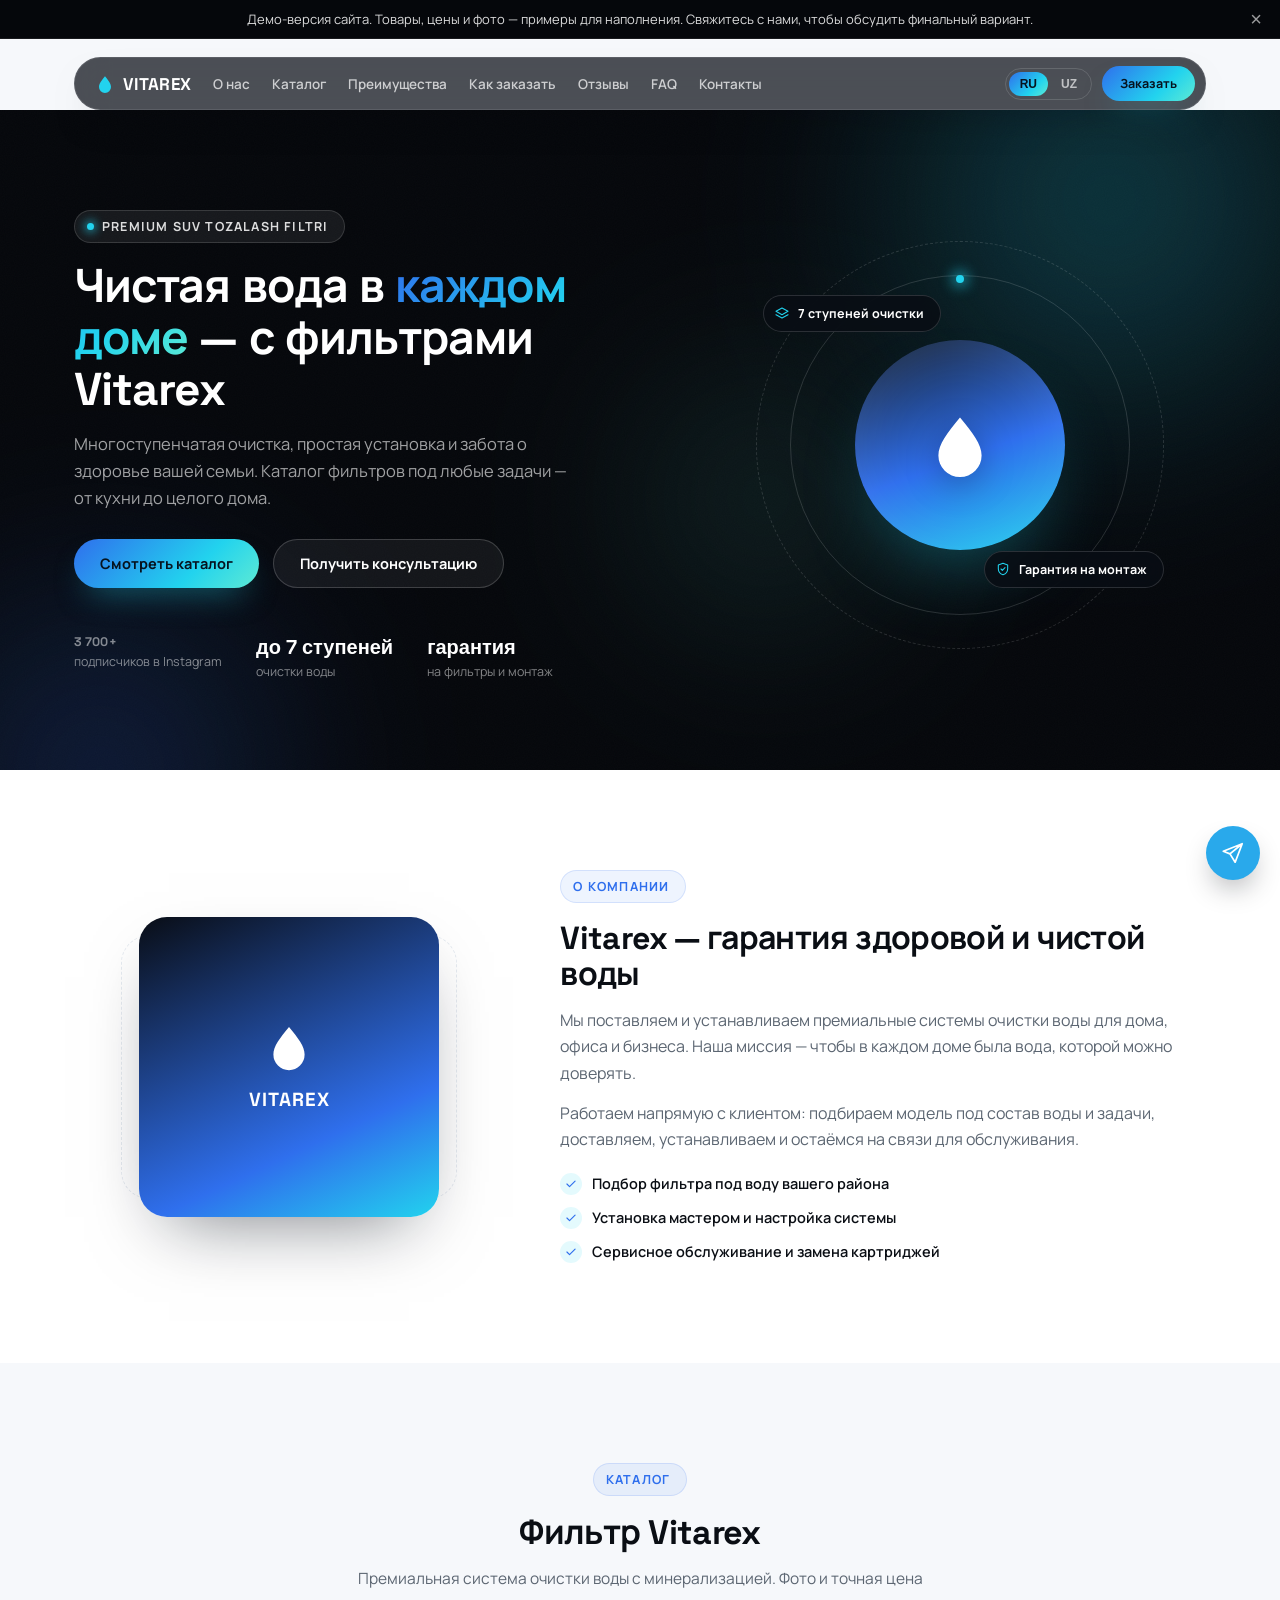
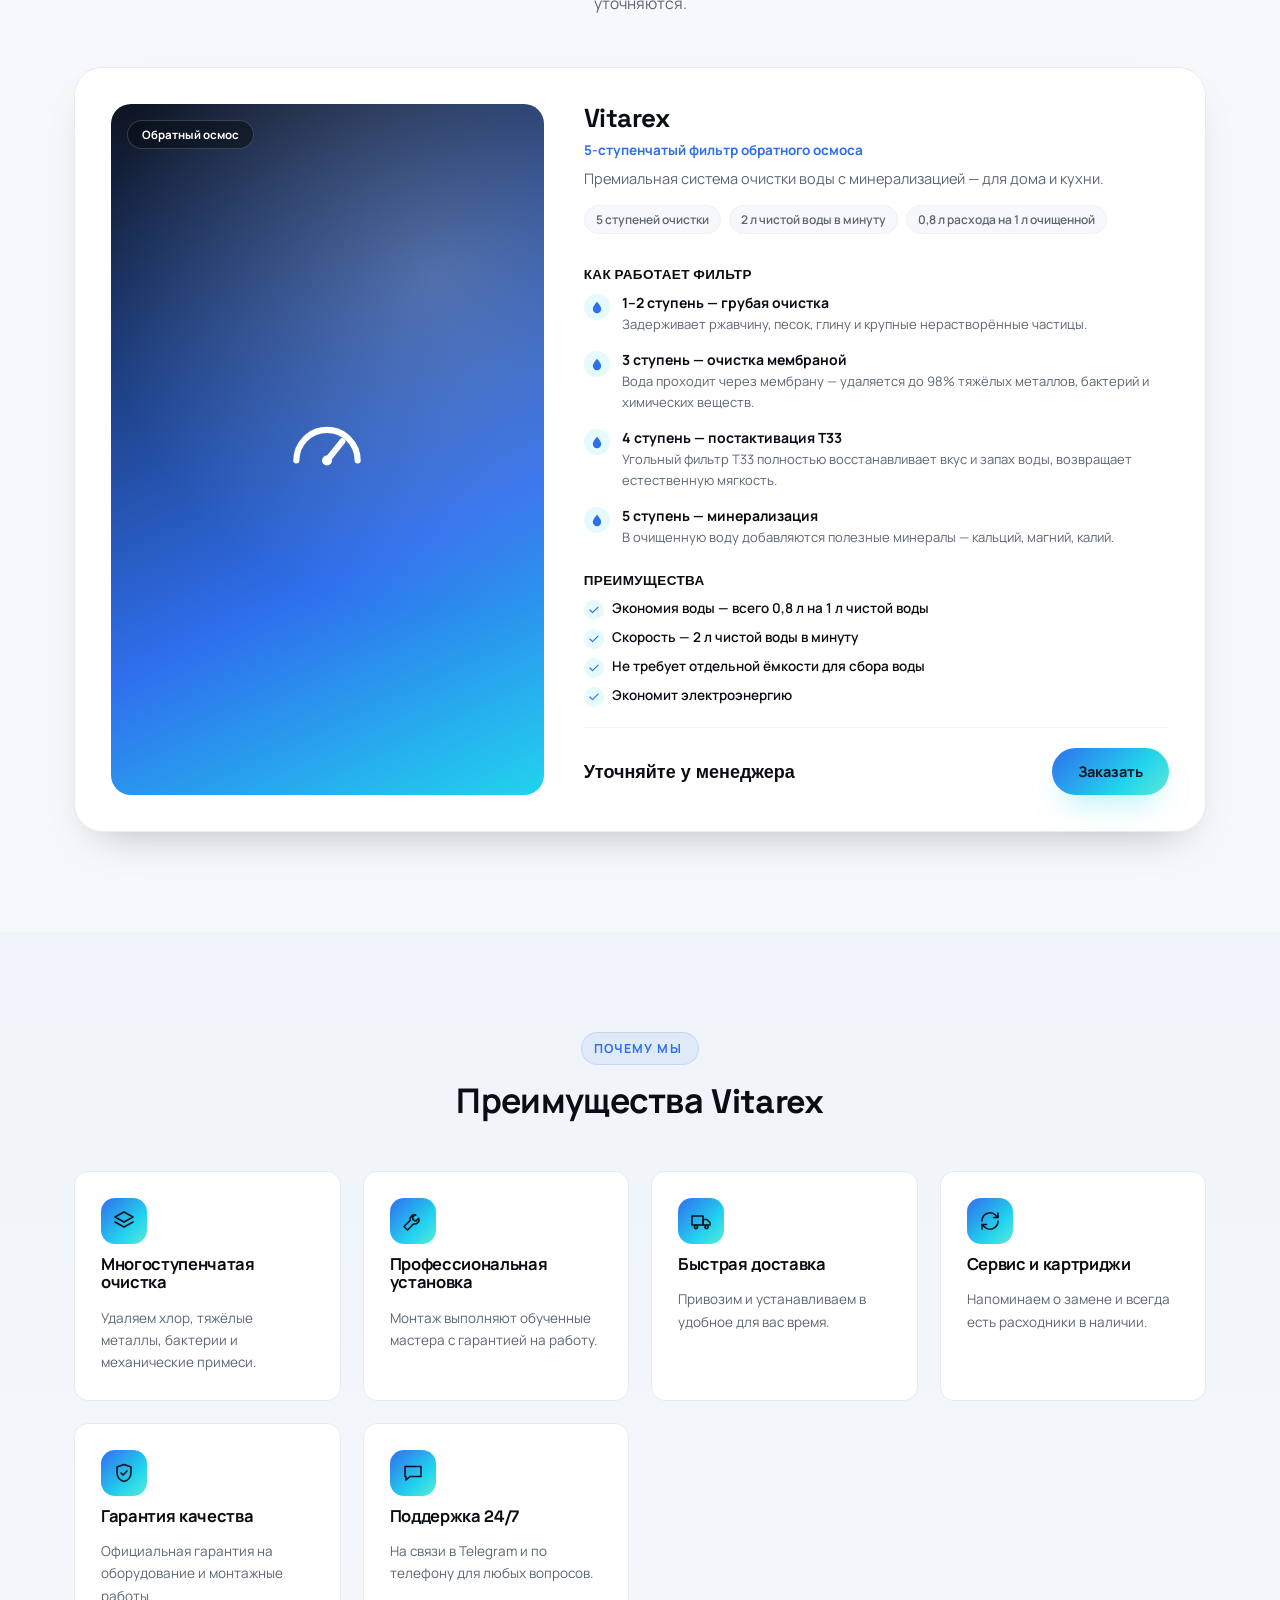
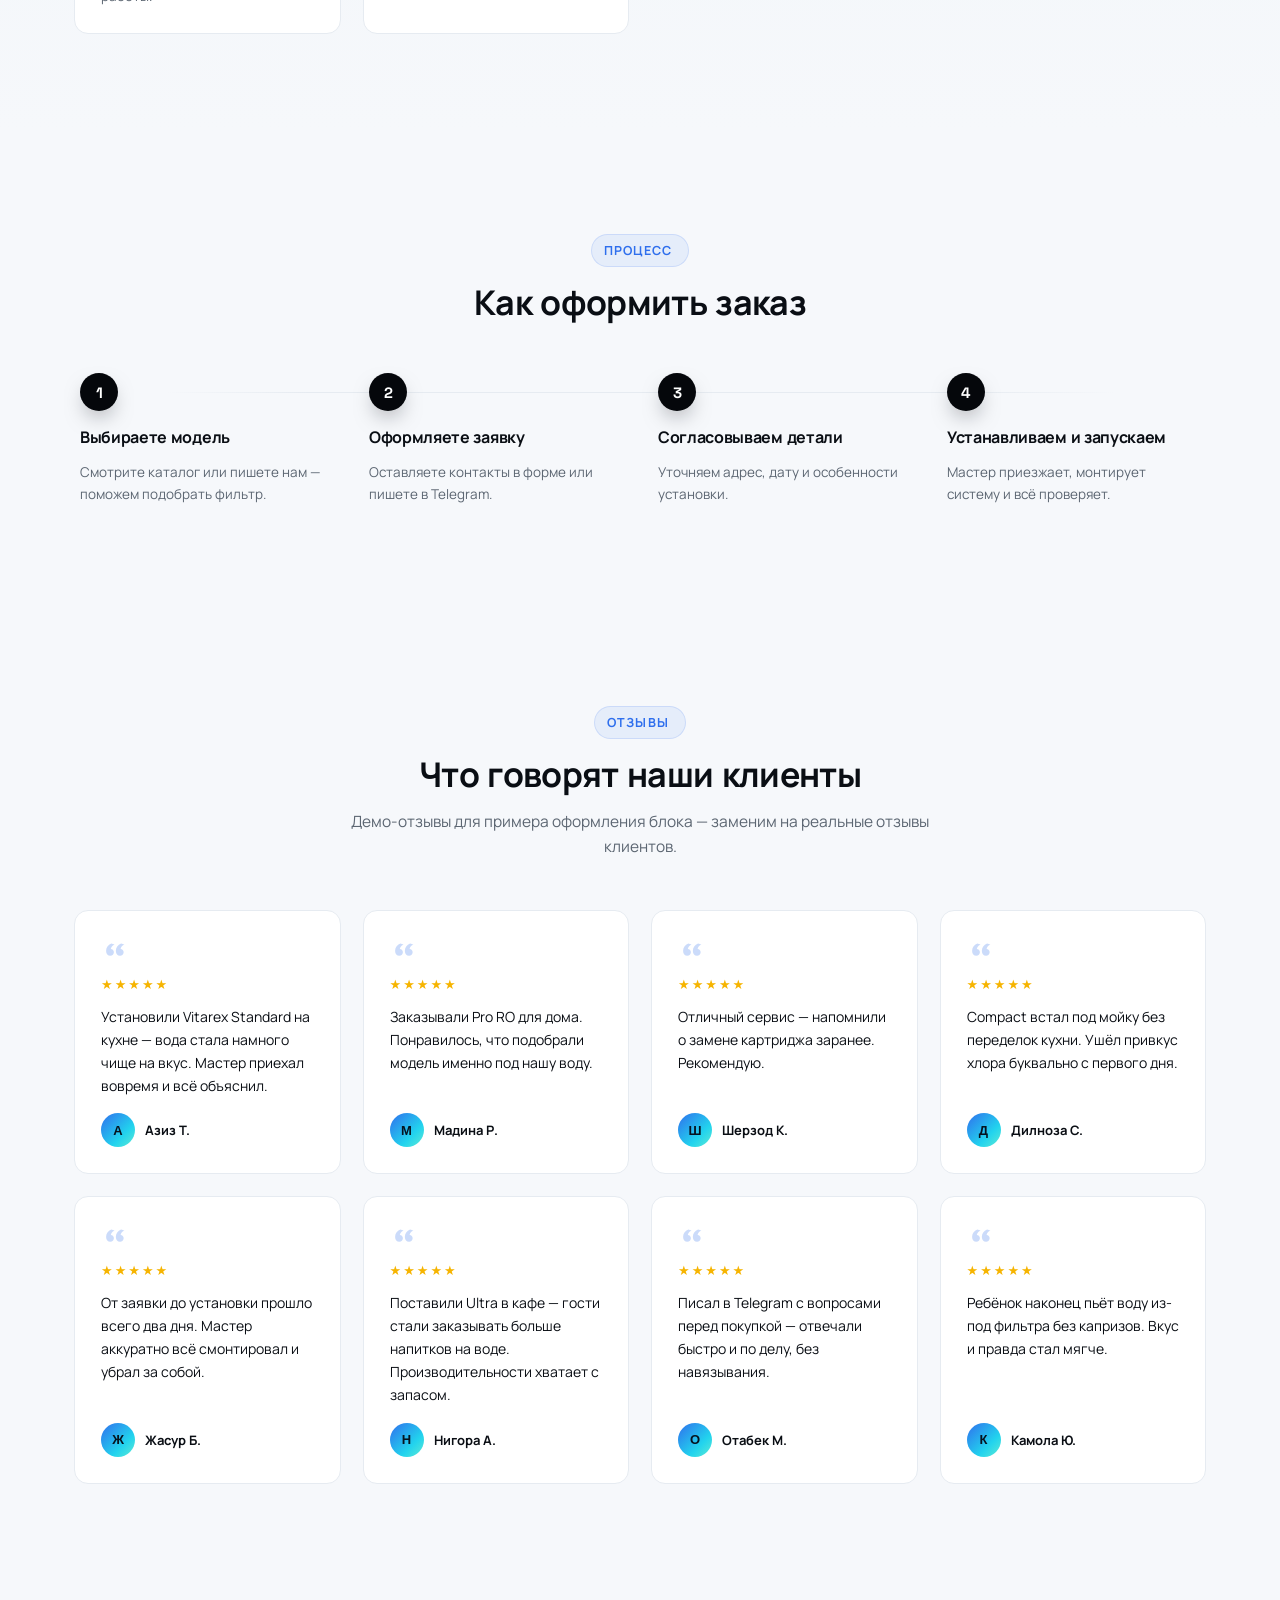
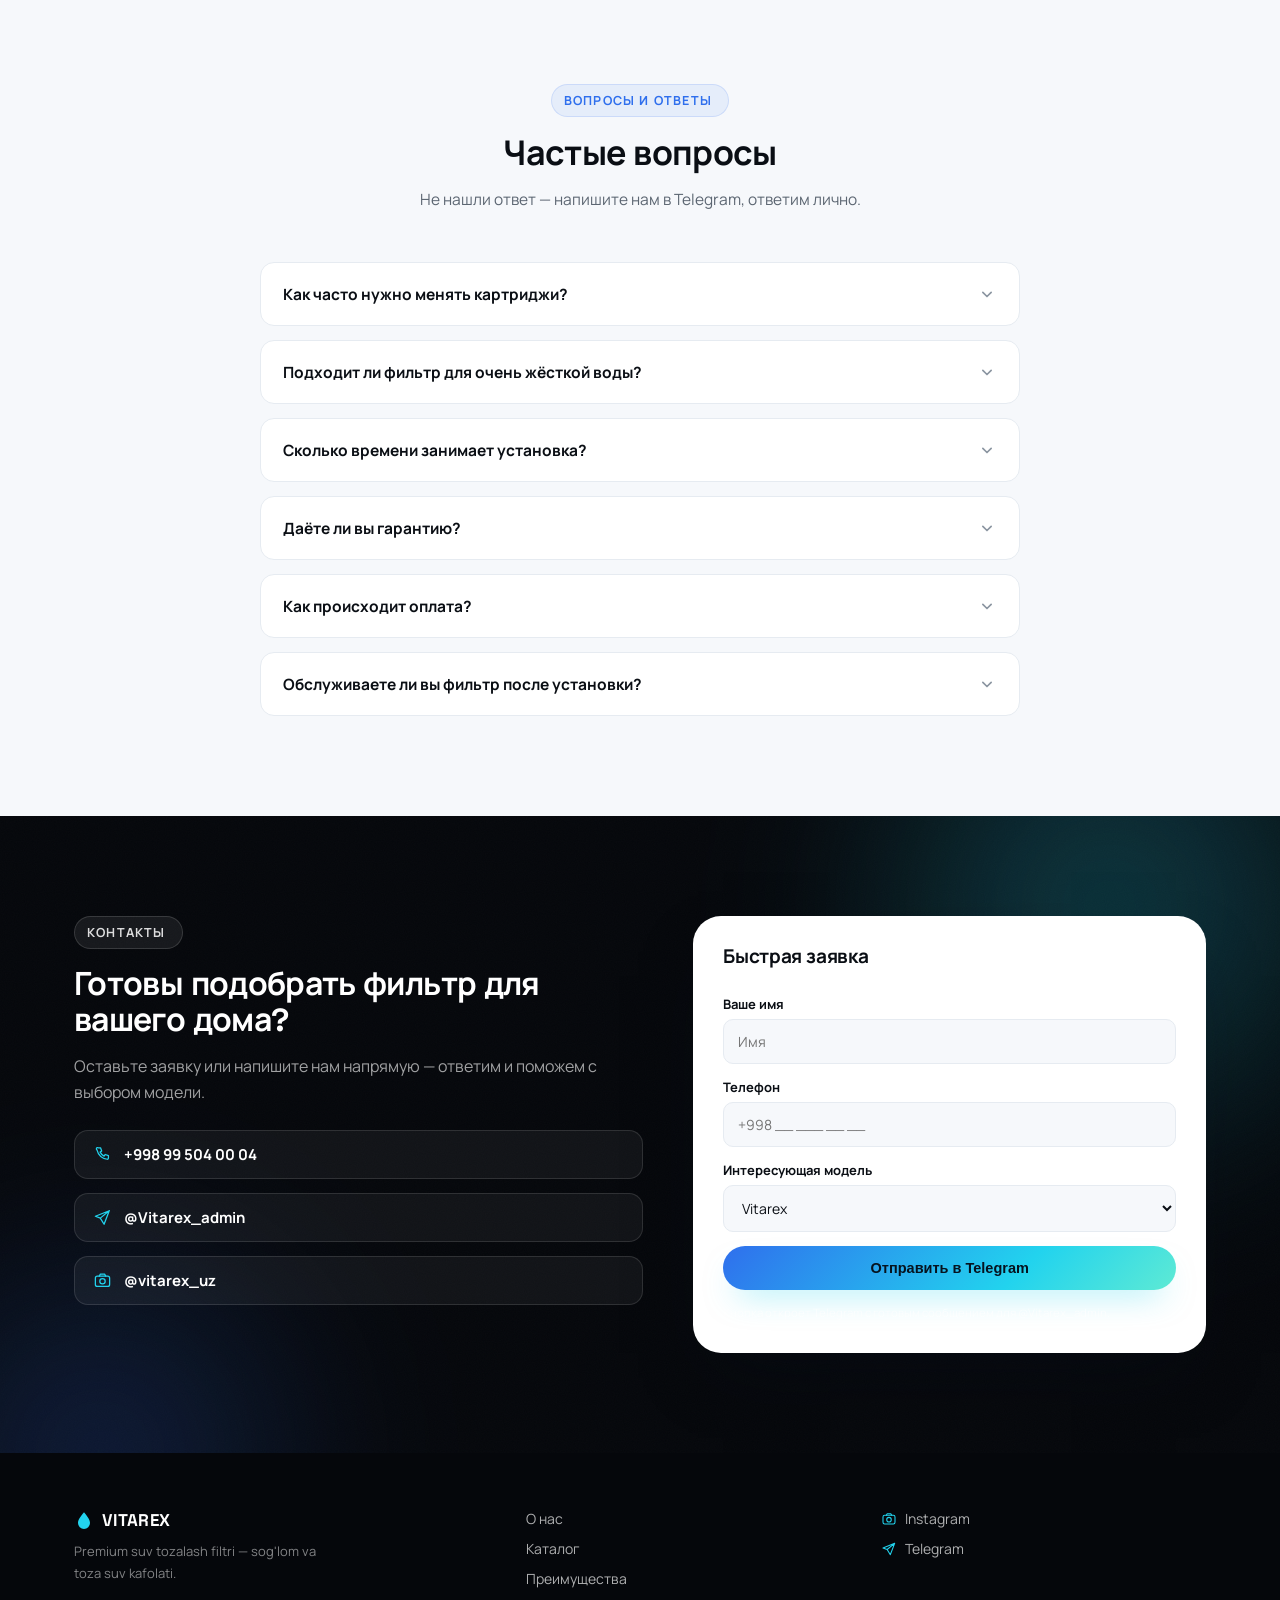
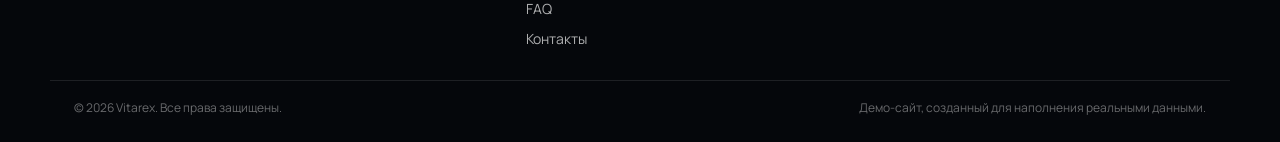
<file: index.html>
<!DOCTYPE html>
<html lang="ru">
<head>
<meta charset="UTF-8">
<meta name="viewport" content="width=device-width, initial-scale=1.0">
<title>Vitarex — премиальные фильтры для очистки воды</title>
<meta name="description" content="Vitarex — премиальные фильтры для очистки воды в Узбекистане. Подбор модели, доставка, установка и сервисное обслуживание для дома и бизнеса.">
<meta name="robots" content="index, follow">
<meta name="theme-color" content="#05070b">
<link rel="canonical" href="https://vitarex.uz/"><!-- TODO: заменить на реальный домен после покупки -->

<!-- Open Graph -->
<meta property="og:type" content="website">
<meta property="og:site_name" content="Vitarex">
<meta property="og:title" content="Vitarex — премиальные фильтры для очистки воды">
<meta property="og:description" content="Подбор, доставка и установка премиальных фильтров для очистки воды. Гарантия и сервис для дома и бизнеса в Узбекистане.">
<meta property="og:image" content="https://vitarex.uz/assets/og-image.png"><!-- TODO: обновить домен -->
<meta property="og:image:width" content="1200">
<meta property="og:image:height" content="630">
<meta property="og:url" content="https://vitarex.uz/"><!-- TODO: обновить домен -->
<meta property="og:locale" content="ru_RU">
<meta property="og:locale:alternate" content="uz_UZ">

<!-- Twitter Card -->
<meta name="twitter:card" content="summary_large_image">
<meta name="twitter:title" content="Vitarex — премиальные фильтры для очистки воды">
<meta name="twitter:description" content="Подбор, доставка и установка премиальных фильтров для очистки воды в Узбекистане.">
<meta name="twitter:image" content="https://vitarex.uz/assets/og-image.png"><!-- TODO: обновить домен -->

<!-- Favicons -->
<link rel="icon" type="image/svg+xml" href="assets/favicon.svg">
<link rel="icon" type="image/png" sizes="32x32" href="assets/icon-32.png">
<link rel="apple-touch-icon" sizes="180x180" href="assets/icon-180.png">
<link rel="manifest" href="site.webmanifest">

<link rel="preconnect" href="https://fonts.googleapis.com">
<link rel="preconnect" href="https://fonts.gstatic.com" crossorigin>
<link href="https://fonts.googleapis.com/css2?family=Space+Grotesk:wght@500;600;700&family=Manrope:wght@400;500;600;700;800&display=swap" rel="stylesheet">
<link rel="stylesheet" href="styles.css">
</head>
<body>

<div class="demo-banner" id="demoBanner">
  <span data-i18n="demo_banner">Демо-версия сайта. Товары, цены и фото — примеры для наполнения. Свяжитесь с нами, чтобы обсудить финальный вариант.</span>
  <button class="demo-banner__close" id="demoBannerClose" aria-label="Закрыть">&times;</button>
</div>

<header class="site-header" id="siteHeader">
  <div class="container header-shell">
    <div class="nav-pill">
      <a href="#top" class="brand">
        <span class="brand__logo" data-icon="dropFill"></span>
        <span class="brand__name">VITAREX</span>
      </a>

      <nav class="nav" id="mainNav">
        <a href="#about" data-i18n="nav_about">О нас</a>
        <a href="#catalog" data-i18n="nav_catalog">Каталог</a>
        <a href="#advantages" data-i18n="nav_advantages">Преимущества</a>
        <a href="#steps" data-i18n="nav_steps">Как заказать</a>
        <a href="#reviews" data-i18n="nav_reviews">Отзывы</a>
        <a href="#faq" data-i18n="nav_faq">FAQ</a>
        <a href="#contacts" data-i18n="nav_contacts">Контакты</a>
      </nav>

      <div class="header-actions">
        <div class="lang-switch" role="group" aria-label="Language">
          <button type="button" class="lang-btn" data-lang="ru">RU</button>
          <button type="button" class="lang-btn" data-lang="uz">UZ</button>
        </div>
        <a class="btn btn--primary btn--sm" id="headerCta" href="#contacts" data-i18n="header_cta">Заказать</a>
        <button class="burger" id="burgerBtn" aria-label="Menu"><span></span><span></span><span></span></button>
      </div>
    </div>
    <nav class="nav-mobile" id="mainNavMobile">
      <a href="#about" data-i18n="nav_about">О нас</a>
      <a href="#catalog" data-i18n="nav_catalog">Каталог</a>
      <a href="#advantages" data-i18n="nav_advantages">Преимущества</a>
      <a href="#steps" data-i18n="nav_steps">Как заказать</a>
      <a href="#reviews" data-i18n="nav_reviews">Отзывы</a>
      <a href="#faq" data-i18n="nav_faq">FAQ</a>
      <a href="#contacts" data-i18n="nav_contacts">Контакты</a>
    </nav>
  </div>
</header>

<main id="top">

  <section class="hero">
    <div class="hero__bg" aria-hidden="true">
      <div class="mesh mesh--1"></div>
      <div class="mesh mesh--2"></div>
      <div class="mesh mesh--3"></div>
      <div class="grain"></div>
    </div>
    <div class="container hero__inner">
      <div class="hero__text">
        <span class="eyebrow"><i class="eyebrow__dot"></i><span data-i18n="hero_eyebrow">Premium suv tozalash filtri</span></span>
        <h1 data-i18n-html="hero_title_html">Чистая вода в <em>каждом доме</em> — с фильтрами Vitarex</h1>
        <p class="hero__sub" data-i18n="hero_sub">Многоступенчатая очистка, простая установка и забота о здоровье вашей семьи. Каталог фильтров под любые задачи — от кухни до целого дома.</p>
        <div class="hero__cta">
          <a href="#catalog" class="btn btn--primary" data-i18n="hero_cta_catalog">Смотреть каталог</a>
          <a href="#contacts" class="btn btn--ghost" data-i18n="hero_cta_contact">Получить консультацию</a>
        </div>
        <div class="hero__stats">
          <div class="stat">
            <strong class="stat__value"><span data-count="3700">0</span><span class="stat__plus">+</span></strong>
            <span data-i18n="stat_followers">подписчиков в Instagram</span>
          </div>
          <div class="stat">
            <strong data-i18n="stat_steps_value">до 7 ступеней</strong>
            <span data-i18n="stat_steps">очистки воды</span>
          </div>
          <div class="stat">
            <strong data-i18n="stat_warranty_value">гарантия</strong>
            <span data-i18n="stat_warranty">на фильтры и монтаж</span>
          </div>
        </div>
      </div>
      <div class="hero__art" aria-hidden="true">
        <div class="orb-scene">
          <div class="orb-scene__ring orb-scene__ring--1"></div>
          <div class="orb-scene__ring orb-scene__ring--2"></div>
          <div class="orb-scene__core">
            <span data-icon="dropFill"></span>
          </div>
          <div class="chip chip--1"><span data-icon="layers"></span><span data-i18n="hero_chip_steps">7 ступеней очистки</span></div>
          <div class="chip chip--2"><span data-icon="shield"></span><span data-i18n="hero_chip_warranty">Гарантия на монтаж</span></div>
        </div>
      </div>
    </div>
  </section>

  <section class="about" id="about" data-reveal>
    <div class="container about__inner">
      <div class="about__media" aria-hidden="true">
        <div class="about__badge">
          <span class="about__badge-icon" data-icon="dropFill"></span>
          <span class="about__badge-text">VITAREX</span>
        </div>
        <div class="about__ring"></div>
      </div>
      <div class="about__text">
        <span class="section-eyebrow" data-i18n="about_eyebrow">О компании</span>
        <h2 data-i18n="about_title">Vitarex — гарантия здоровой и чистой воды</h2>
        <p data-i18n="about_p1">Мы поставляем и устанавливаем премиальные системы очистки воды для дома, офиса и бизнеса. Наша миссия — чтобы в каждом доме была вода, которой можно доверять.</p>
        <p data-i18n="about_p2">Работаем напрямую с клиентом: подбираем модель под состав воды и задачи, доставляем, устанавливаем и остаёмся на связи для обслуживания.</p>
        <ul class="about__list">
          <li><span data-icon="check"></span><span data-i18n="about_li1">Подбор фильтра под воду вашего района</span></li>
          <li><span data-icon="check"></span><span data-i18n="about_li2">Установка мастером и настройка системы</span></li>
          <li><span data-icon="check"></span><span data-i18n="about_li3">Сервисное обслуживание и замена картриджей</span></li>
        </ul>
      </div>
    </div>
  </section>

  <section class="catalog" id="catalog">
    <div class="container">
      <div class="section-head" data-reveal>
        <span class="section-eyebrow" data-i18n="catalog_eyebrow">Каталог</span>
        <h2 data-i18n="catalog_title">Модели фильтров Vitarex</h2>
        <p data-i18n="catalog_sub">Демо-линейка для примера. Пришлите реальные модели, характеристики и цены — заменим карточки на актуальные.</p>
      </div>

      <div class="catalog-grid" id="catalogGrid"></div>
    </div>
  </section>

  <section class="advantages" id="advantages">
    <div class="container">
      <div class="section-head" data-reveal>
        <span class="section-eyebrow" data-i18n="adv_eyebrow">Почему мы</span>
        <h2 data-i18n="adv_title">Преимущества Vitarex</h2>
      </div>
      <div class="advantages-grid" id="advantagesGrid"></div>
    </div>
  </section>

  <section class="steps" id="steps">
    <div class="container">
      <div class="section-head" data-reveal>
        <span class="section-eyebrow" data-i18n="steps_eyebrow">Процесс</span>
        <h2 data-i18n="steps_title">Как оформить заказ</h2>
      </div>
      <div class="steps-grid" id="stepsGrid"></div>
    </div>
  </section>

  <section class="reviews" id="reviews">
    <div class="container">
      <div class="section-head" data-reveal>
        <span class="section-eyebrow" data-i18n="reviews_eyebrow">Отзывы</span>
        <h2 data-i18n="reviews_title">Что говорят наши клиенты</h2>
        <p data-i18n="reviews_sub">Демо-отзывы для примера оформления блока — заменим на реальные отзывы клиентов.</p>
      </div>
      <div class="reviews-grid" id="reviewsGrid"></div>
    </div>
  </section>

  <section class="faq" id="faq">
    <div class="container">
      <div class="section-head" data-reveal>
        <span class="section-eyebrow" data-i18n="faq_eyebrow">Вопросы и ответы</span>
        <h2 data-i18n="faq_title">Частые вопросы</h2>
        <p data-i18n="faq_sub">Не нашли ответ — напишите нам в Telegram, ответим лично.</p>
      </div>
      <div class="faq-list" id="faqList"></div>
    </div>
  </section>

  <section class="cta-band" id="contacts">
    <div class="hero__bg" aria-hidden="true">
      <div class="mesh mesh--1"></div>
      <div class="mesh mesh--2"></div>
      <div class="grain"></div>
    </div>
    <div class="container cta-band__inner" data-reveal>
      <div class="cta-band__text">
        <span class="section-eyebrow section-eyebrow--dark" data-i18n="contact_eyebrow">Контакты</span>
        <h2 data-i18n="contact_title">Готовы подобрать фильтр для вашего дома?</h2>
        <p data-i18n="contact_sub">Оставьте заявку или напишите нам напрямую — ответим и поможем с выбором модели.</p>
        <div class="contact-links">
          <a href="tel:+998995040004" class="contact-link">
            <span class="contact-link__icon" data-icon="phone"></span> +998 99 504 00 04
          </a>
          <a href="https://t.me/Vitarex_admin" target="_blank" rel="noopener" class="contact-link">
            <span class="contact-link__icon" data-icon="send"></span> @Vitarex_admin
          </a>
          <a href="https://www.instagram.com/vitarex_uz" target="_blank" rel="noopener" class="contact-link">
            <span class="contact-link__icon" data-icon="camera"></span> @vitarex_uz
          </a>
        </div>
      </div>

      <form class="order-form" id="orderForm">
        <h3 data-i18n="form_title">Быстрая заявка</h3>
        <label>
          <span data-i18n="form_name">Ваше имя</span>
          <input type="text" name="name" required placeholder="Имя" data-i18n-placeholder="form_name_ph">
        </label>
        <label>
          <span data-i18n="form_phone">Телефон</span>
          <input type="tel" name="phone" required placeholder="+998 __ ___ __ __">
        </label>
        <label>
          <span data-i18n="form_model">Интересующая модель</span>
          <select name="model" id="formModelSelect"></select>
        </label>
        <button type="submit" class="btn btn--primary btn--block" data-i18n="form_submit">Отправить в Telegram</button>
        <p class="order-form__hint" data-i18n="form_hint">Кнопка откроет Telegram с готовым сообщением для @Vitarex_admin.</p>
      </form>
    </div>
  </section>

</main>

<footer class="site-footer">
  <div class="container footer-inner">
    <div class="footer-brand">
      <a href="#top" class="brand">
        <span class="brand__logo" data-icon="dropFill"></span>
        <span class="brand__name">VITAREX</span>
      </a>
      <p data-i18n="footer_tag">Premium suv tozalash filtri — sog'lom va toza suv kafolati.</p>
    </div>
    <nav class="footer-nav">
      <a href="#about" data-i18n="nav_about">О нас</a>
      <a href="#catalog" data-i18n="nav_catalog">Каталог</a>
      <a href="#advantages" data-i18n="nav_advantages">Преимущества</a>
      <a href="#faq" data-i18n="nav_faq">FAQ</a>
      <a href="#contacts" data-i18n="nav_contacts">Контакты</a>
    </nav>
    <div class="footer-social">
      <a href="https://www.instagram.com/vitarex_uz" target="_blank" rel="noopener"><span data-icon="camera"></span> Instagram</a>
      <a href="https://t.me/Vitarex_suv_filtr" target="_blank" rel="noopener"><span data-icon="send"></span> Telegram</a>
    </div>
  </div>
  <div class="container footer-bottom">
    <span>&copy; <span id="year"></span> Vitarex. <span data-i18n="footer_rights">Все права защищены.</span></span>
    <span data-i18n="footer_demo">Демо-сайт, созданный для наполнения реальными данными.</span>
  </div>
</footer>

<div class="float-contact" aria-label="Быстрая связь">
  <a href="https://t.me/Vitarex_admin" target="_blank" rel="noopener" class="float-contact__btn float-contact__btn--telegram" aria-label="Telegram">
    <span data-icon="send"></span>
  </a>
</div>

<script src="data.js"></script>
<script src="script.js"></script>
</body>
</html>
</file>
<file: styles.css>
:root {
  --navy-950: #05070b;
  --navy-900: #090d15;
  --navy-800: #0e1420;
  --navy-700: #16202f;
  --blue-600: #2f6fed;
  --blue-500: #4c8dff;
  --cyan-400: #22d3ee;
  --mint-400: #5eead4;
  --ink: #0a0e14;
  --ink-soft: #5c6672;
  --ink-faint: #8b95a1;
  --bg: #f6f8fb;
  --card: #ffffff;
  --border: #e6ebf1;
  --border-soft: #eef1f5;
  --radius-xl: 28px;
  --radius-lg: 20px;
  --radius-md: 14px;
  --radius-sm: 10px;
  --shadow-soft: 0 20px 45px -25px rgba(10, 20, 35, 0.35);
  --shadow-elevated: 0 30px 70px -30px rgba(6, 12, 24, 0.55);
  --gradient-brand: linear-gradient(135deg, var(--blue-600) 0%, var(--cyan-400) 65%, var(--mint-400) 100%);
  --max-width: 1180px;
  --ease: cubic-bezier(0.16, 1, 0.3, 1);
}

* { box-sizing: border-box; }
html { scroll-behavior: smooth; }
body {
  margin: 0;
  font-family: 'Manrope', 'Segoe UI', system-ui, sans-serif;
  color: var(--ink);
  background: var(--bg);
  -webkit-font-smoothing: antialiased;
}
img { max-width: 100%; display: block; }
a { color: inherit; text-decoration: none; }
ul { margin: 0; padding: 0; list-style: none; }
h1, h2, h3 {
  line-height: 1.12;
  margin: 0 0 14px;
  font-weight: 700;
  font-family: 'Space Grotesk', 'Manrope', sans-serif;
  letter-spacing: -0.02em;
}
p { margin: 0 0 14px; color: var(--ink-soft); line-height: 1.65; }
svg { width: 100%; height: 100%; display: block; }

.container {
  max-width: var(--max-width);
  margin: 0 auto;
  padding: 0 24px;
}

/* Scroll reveal */
[data-reveal] {
  opacity: 0;
  transform: translateY(26px);
  transition: opacity 0.7s var(--ease), transform 0.7s var(--ease);
}
[data-reveal].is-visible { opacity: 1; transform: none; }

/* Demo banner */
.demo-banner {
  background: var(--navy-950);
  color: rgba(255, 255, 255, 0.85);
  text-align: center;
  font-size: 13px;
  padding: 10px 44px;
  position: relative;
  border-bottom: 1px solid rgba(255, 255, 255, 0.08);
}
.demo-banner__close {
  position: absolute;
  right: 10px;
  top: 50%;
  transform: translateY(-50%);
  background: none;
  border: none;
  color: rgba(255, 255, 255, 0.6);
  font-size: 20px;
  cursor: pointer;
  line-height: 1;
  padding: 4px 8px;
}
.demo-banner.hidden { display: none; }

/* Header — floating glass pill */
.site-header {
  position: sticky;
  top: 0;
  z-index: 50;
  padding: 18px 0 0;
  pointer-events: none;
}
.header-shell { pointer-events: none; }
.nav-pill {
  pointer-events: auto;
  display: flex;
  align-items: center;
  gap: 16px;
  padding: 8px 10px 8px 20px;
  border-radius: 999px;
  background: rgba(9, 13, 21, 0.72);
  backdrop-filter: blur(16px);
  -webkit-backdrop-filter: blur(16px);
  border: 1px solid rgba(255, 255, 255, 0.09);
  box-shadow: 0 18px 40px -22px rgba(5, 8, 14, 0.6);
  transition: background 0.3s ease, box-shadow 0.3s ease;
}
.site-header.is-scrolled .nav-pill {
  background: rgba(6, 9, 15, 0.88);
  box-shadow: 0 22px 50px -20px rgba(5, 8, 14, 0.7);
}
.brand { display: flex; align-items: center; gap: 8px; font-weight: 700; font-size: 17px; letter-spacing: 0.3px; color: #fff; font-family: 'Space Grotesk', sans-serif; }
.brand__logo { width: 20px; height: 20px; color: var(--cyan-400); flex-shrink: 0; }
.nav { display: flex; gap: 22px; margin-left: 6px; flex: 1; }
.nav a { font-weight: 600; font-size: 13.5px; color: rgba(255, 255, 255, 0.72); white-space: nowrap; transition: color 0.2s ease; }
.nav a:hover { color: #fff; }
.header-actions { display: flex; align-items: center; gap: 10px; }

.lang-switch { display: flex; border: 1px solid rgba(255, 255, 255, 0.14); border-radius: 999px; padding: 3px; gap: 2px; }
.lang-btn {
  border: none;
  background: transparent;
  padding: 5px 11px;
  border-radius: 999px;
  font-weight: 700;
  font-size: 12px;
  cursor: pointer;
  color: rgba(255, 255, 255, 0.65);
}
.lang-btn.active { background: var(--gradient-brand); color: #06131f; }

.burger { display: none; flex-direction: column; gap: 4px; background: none; border: none; cursor: pointer; padding: 8px; }
.burger span { width: 20px; height: 2px; background: #fff; border-radius: 2px; }

.nav-mobile { display: none; }

/* Buttons */
.btn {
  display: inline-flex;
  align-items: center;
  justify-content: center;
  gap: 8px;
  padding: 14px 26px;
  border-radius: 999px;
  font-weight: 700;
  font-size: 14.5px;
  cursor: pointer;
  border: none;
  transition: transform 0.2s var(--ease), box-shadow 0.2s var(--ease), background 0.2s ease, border-color 0.2s ease;
}
.btn--primary { background: var(--gradient-brand); color: #06131f; box-shadow: 0 16px 32px -14px rgba(34, 211, 238, 0.5); }
.btn--primary:hover { transform: translateY(-2px); box-shadow: 0 20px 40px -14px rgba(34, 211, 238, 0.6); }
.btn--ghost { background: rgba(255, 255, 255, 0.06); color: #fff; border: 1.5px solid rgba(255, 255, 255, 0.18); }
.btn--ghost:hover { border-color: rgba(255, 255, 255, 0.4); background: rgba(255, 255, 255, 0.1); }
.btn--sm { padding: 9px 18px; font-size: 12.5px; }
.btn--block { width: 100%; }

.btn-circle {
  width: 42px;
  height: 42px;
  border-radius: 50%;
  background: var(--navy-950);
  color: #fff;
  display: flex;
  align-items: center;
  justify-content: center;
  flex-shrink: 0;
  transition: transform 0.25s var(--ease), background 0.25s ease;
}
.btn-circle svg { width: 17px; height: 17px; }
.btn-circle:hover { transform: scale(1.08) rotate(-8deg); background: var(--blue-600); }

/* Eyebrow */
.eyebrow, .section-eyebrow {
  display: inline-flex;
  align-items: center;
  gap: 8px;
  font-size: 12.5px;
  font-weight: 700;
  text-transform: uppercase;
  letter-spacing: 1.2px;
  padding: 7px 16px 7px 12px;
  border-radius: 999px;
  margin-bottom: 18px;
}
.eyebrow { background: rgba(255, 255, 255, 0.07); border: 1px solid rgba(255, 255, 255, 0.14); color: rgba(255, 255, 255, 0.85); }
.eyebrow__dot { width: 7px; height: 7px; border-radius: 50%; background: var(--cyan-400); box-shadow: 0 0 10px 2px rgba(34, 211, 238, 0.7); }
.section-eyebrow { background: rgba(47, 111, 237, 0.08); color: var(--blue-600); border: 1px solid rgba(47, 111, 237, 0.15); }
.section-eyebrow--dark { background: rgba(255, 255, 255, 0.07); border-color: rgba(255, 255, 255, 0.14); color: rgba(255, 255, 255, 0.85); }

/* Hero */
.hero { position: relative; overflow: hidden; padding: 100px 0 90px; background: var(--navy-950); }
.hero__bg { position: absolute; inset: 0; z-index: 0; overflow: hidden; }
.mesh { position: absolute; border-radius: 50%; filter: blur(90px); opacity: 0.55; }
.mesh--1 { width: 620px; height: 620px; top: -220px; right: -140px; background: radial-gradient(circle, rgba(34, 211, 238, 0.55), transparent 70%); }
.mesh--2 { width: 520px; height: 520px; bottom: -260px; left: -160px; background: radial-gradient(circle, rgba(47, 111, 237, 0.5), transparent 70%); }
.mesh--3 { width: 380px; height: 380px; top: 30%; left: 45%; background: radial-gradient(circle, rgba(94, 234, 212, 0.3), transparent 70%); }
.grain {
  position: absolute; inset: 0;
  background-image: url("data:image/svg+xml,%3Csvg xmlns='http://www.w3.org/2000/svg' width='120' height='120'%3E%3Cfilter id='n'%3E%3CfeTurbulence type='fractalNoise' baseFrequency='0.9' numOctaves='2' stitchTiles='stitch'/%3E%3C/filter%3E%3Crect width='100%25' height='100%25' filter='url(%23n)' opacity='0.05'/%3E%3C/svg%3E");
  mix-blend-mode: overlay;
  opacity: 0.5;
}
.hero__inner { position: relative; z-index: 1; display: grid; grid-template-columns: 1.1fr 0.9fr; gap: 40px; align-items: center; }
.hero__text h1 { font-size: 46px; color: #fff; max-width: 600px; }
.hero__text h1 em { font-style: normal; background: var(--gradient-brand); -webkit-background-clip: text; background-clip: text; color: transparent; }
.hero__sub { font-size: 16.5px; max-width: 500px; color: rgba(255, 255, 255, 0.62); }
.hero__cta { display: flex; gap: 14px; margin: 28px 0 46px; flex-wrap: wrap; }
.hero__stats { display: flex; gap: 34px; flex-wrap: wrap; }
.stat { display: flex; flex-direction: column; gap: 3px; }
.stat strong { font-size: 20px; font-weight: 700; color: #fff; font-family: 'Space Grotesk', sans-serif; }
.stat__value { display: flex; align-items: baseline; }
.stat__plus { margin-left: 1px; }
.stat span { font-size: 12.5px; color: rgba(255, 255, 255, 0.5); }

.hero__art { display: flex; justify-content: center; align-items: center; position: relative; }
.orb-scene { position: relative; width: 340px; height: 340px; display: flex; align-items: center; justify-content: center; }
.orb-scene__core {
  position: relative;
  width: 210px; height: 210px;
  border-radius: 50%;
  background: linear-gradient(160deg, var(--navy-700), var(--blue-600) 55%, var(--cyan-400));
  display: flex; align-items: center; justify-content: center;
  box-shadow: 0 40px 80px -30px rgba(34, 211, 238, 0.4), inset 0 0 60px rgba(255, 255, 255, 0.08);
  animation: float 6s ease-in-out infinite;
}
.orb-scene__core span { width: 72px; height: 72px; color: #fff; filter: drop-shadow(0 8px 16px rgba(0, 0, 0, 0.25)); }
.orb-scene__ring { position: absolute; border-radius: 50%; border: 1px solid rgba(255, 255, 255, 0.14); }
.orb-scene__ring--1 { inset: 0; animation: spin 26s linear infinite; }
.orb-scene__ring--1::before {
  content: ""; position: absolute; top: -1px; left: 50%; width: 8px; height: 8px; border-radius: 50%;
  background: var(--cyan-400); box-shadow: 0 0 14px 3px rgba(34, 211, 238, 0.8); transform: translateX(-50%);
}
.orb-scene__ring--2 { inset: -34px; border-style: dashed; animation: spin 40s linear infinite reverse; }
@keyframes spin { to { transform: rotate(360deg); } }
@keyframes float { 0%, 100% { transform: translateY(0); } 50% { transform: translateY(-14px); } }

.chip {
  position: absolute;
  display: flex; align-items: center; gap: 8px;
  background: rgba(9, 13, 21, 0.85);
  border: 1px solid rgba(255, 255, 255, 0.14);
  backdrop-filter: blur(10px);
  border-radius: 999px;
  padding: 9px 16px 9px 10px;
  font-size: 12.5px; font-weight: 700; color: #fff;
  box-shadow: var(--shadow-elevated);
  animation: float 6s ease-in-out infinite;
}
.chip span[data-icon] { width: 16px; height: 16px; color: var(--cyan-400); flex-shrink: 0; }
.chip--1 { top: 6%; left: -8%; animation-delay: -1.5s; }
.chip--2 { bottom: 8%; right: -10%; animation-delay: -3.5s; }

/* Section generic */
section { padding: 100px 0; }
.section-head { text-align: center; max-width: 620px; margin: 0 auto 50px; }
.section-head h2 { font-size: 34px; color: var(--ink); }
.section-head p { font-size: 15.5px; }

/* About */
.about { background: var(--card); }
.about__inner { display: grid; grid-template-columns: 0.8fr 1.2fr; gap: 56px; align-items: center; }
.about__media { display: flex; align-items: center; justify-content: center; position: relative; }
.about__badge {
  width: 100%; aspect-ratio: 1; max-width: 300px; border-radius: var(--radius-xl);
  background: linear-gradient(155deg, var(--navy-900), var(--blue-600) 70%, var(--cyan-400));
  color: #fff;
  display: flex; flex-direction: column; align-items: center; justify-content: center; gap: 14px;
  box-shadow: var(--shadow-elevated);
  position: relative; z-index: 1;
}
.about__badge-icon { width: 52px; height: 52px; }
.about__badge-text { font-family: 'Space Grotesk', sans-serif; font-weight: 700; font-size: 19px; letter-spacing: 1px; }
.about__ring { position: absolute; inset: 18px; max-width: 336px; max-height: 336px; margin: auto; border: 1.5px dashed var(--border); border-radius: var(--radius-xl); z-index: 0; }
.about__text h2 { font-size: 32px; }
.about__list { display: flex; flex-direction: column; gap: 12px; margin-top: 20px; }
.about__list li { display: flex; align-items: center; gap: 10px; font-weight: 600; color: var(--ink); font-size: 14.5px; }
.about__list li span[data-icon] {
  width: 22px; height: 22px; flex-shrink: 0; padding: 4px; border-radius: 50%;
  background: rgba(34, 211, 238, 0.12); color: var(--blue-600);
}

/* Catalog — single product feature */
.catalog-grid { display: flex; flex-direction: column; gap: 22px; }
.product-feature {
  display: grid; grid-template-columns: 0.85fr 1.15fr; gap: 40px;
  background: var(--card); border: 1px solid var(--border); border-radius: var(--radius-xl);
  padding: 36px; box-shadow: var(--shadow-soft);
}
.product-feature__media {
  position: relative; border-radius: var(--radius-lg); min-height: 240px;
  background: linear-gradient(155deg, var(--navy-800), var(--blue-600) 65%, var(--cyan-400));
  display: flex; align-items: center; justify-content: center; overflow: hidden;
}
.product-feature__media::after {
  content: ""; position: absolute; inset: 0;
  background: radial-gradient(circle at 75% 25%, rgba(255, 255, 255, 0.22), transparent 55%);
}
.product-feature__icon { width: 92px; height: 92px; color: #fff; position: relative; z-index: 1; }
.product-feature__badge {
  position: absolute; top: 16px; left: 16px; z-index: 1;
  background: rgba(9, 13, 21, 0.55); backdrop-filter: blur(6px);
  color: #fff; font-size: 11.5px; font-weight: 700; padding: 6px 14px; border-radius: 999px;
  border: 1px solid rgba(255, 255, 255, 0.18);
}
.product-feature__body { display: flex; flex-direction: column; gap: 6px; }
.product-feature h3 { font-size: 26px; margin-bottom: 0; }
.product-feature__tagline { color: var(--blue-600); font-weight: 700; font-size: 13.5px; margin: 0; }
.product-feature__desc { font-size: 14.5px; margin: 0 0 6px; }
.product-feature__specs { display: flex; flex-wrap: wrap; gap: 8px; margin: 2px 0 12px; }
.spec-chip {
  font-size: 12px; font-weight: 600; color: var(--ink-soft);
  background: var(--bg); border: 1px solid var(--border-soft);
  padding: 5px 11px; border-radius: 999px;
}
.product-feature__subhead {
  font-family: 'Space Grotesk', sans-serif; font-size: 13.5px; font-weight: 700; color: var(--ink);
  text-transform: uppercase; letter-spacing: 0.4px; margin: 14px 0 4px;
}
.product-feature__stages { display: flex; flex-direction: column; gap: 14px; margin-bottom: 4px; }
.product-feature__stage { display: flex; gap: 12px; }
.product-feature__stage-num {
  flex-shrink: 0; width: 26px; height: 26px; padding: 6px; border-radius: 50%; margin-top: 1px;
  background: rgba(34, 211, 238, 0.12); color: var(--blue-600);
  display: flex; align-items: center; justify-content: center;
}
.product-feature__stage-title { font-weight: 700; font-size: 14px; color: var(--ink); margin-bottom: 2px; }
.product-feature__stage-text { font-size: 13px; color: var(--ink-soft); margin: 0; }
.product-feature__advantages { display: flex; flex-direction: column; gap: 8px; margin: 0 0 4px; }
.product-feature__advantages li { display: flex; align-items: flex-start; gap: 8px; font-size: 13.5px; font-weight: 600; color: var(--ink); }
.product-feature__advantages li span[data-icon] {
  width: 20px; height: 20px; flex-shrink: 0; margin-top: 1px; padding: 3px; border-radius: 50%;
  background: rgba(34, 211, 238, 0.12); color: var(--blue-600);
}
.product-feature__footer {
  margin-top: 10px; padding-top: 20px; border-top: 1px solid var(--border-soft);
  display: flex; align-items: center; justify-content: space-between; gap: 16px; flex-wrap: wrap;
}
.product-feature__price { font-family: 'Space Grotesk', sans-serif; font-size: 18px; font-weight: 700; color: var(--ink); }
.product-feature__price small { font-weight: 600; color: var(--ink-faint); font-size: 12px; font-family: 'Manrope', sans-serif; }

@media (max-width: 900px) {
  .product-feature { grid-template-columns: 1fr; padding: 26px; }
  .product-feature__media { min-height: 200px; }
}

/* Floating contact buttons */
.float-contact {
  position: fixed; right: 20px; bottom: 20px; z-index: 60;
  display: flex; flex-direction: column; gap: 12px;
}
.float-contact__btn {
  width: 54px; height: 54px; border-radius: 50%; display: flex; align-items: center; justify-content: center;
  color: #fff; box-shadow: 0 14px 30px -10px rgba(9, 13, 21, 0.45);
  transition: transform 0.25s var(--ease), box-shadow 0.25s ease;
  position: relative;
}
.float-contact__btn span { width: 26px; height: 26px; }
.float-contact__btn:hover { transform: scale(1.08); }
.float-contact__btn--telegram { background: #29a9eb; }
.float-contact__btn::before {
  content: ""; position: absolute; inset: 0; border-radius: 50%;
  box-shadow: 0 0 0 0 rgba(41, 169, 235, 0.55);
  animation: pulse-ring 2.6s ease-out infinite;
}
@keyframes pulse-ring {
  0% { box-shadow: 0 0 0 0 rgba(41, 169, 235, 0.45); }
  70% { box-shadow: 0 0 0 14px rgba(41, 169, 235, 0); }
  100% { box-shadow: 0 0 0 0 rgba(41, 169, 235, 0); }
}
@media (max-width: 760px) {
  .float-contact { right: 14px; bottom: 14px; gap: 10px; }
  .float-contact__btn { width: 48px; height: 48px; }
  .float-contact__btn span { width: 22px; height: 22px; }
}
@media (prefers-reduced-motion: reduce) {
  .float-contact__btn::before { animation: none; }
}

/* Advantages */
.advantages { background: linear-gradient(180deg, #eef4f9, var(--bg)); }
.advantages-grid { display: grid; grid-template-columns: repeat(auto-fit, minmax(220px, 1fr)); gap: 22px; }
.advantage-card {
  background: var(--card); border-radius: var(--radius-md); border: 1px solid var(--border);
  padding: 26px; display: flex; flex-direction: column; gap: 12px;
  transition: transform 0.3s var(--ease), box-shadow 0.3s var(--ease);
}
.advantage-card:hover { transform: translateY(-5px); box-shadow: var(--shadow-soft); }
.advantage-card__icon {
  width: 46px; height: 46px; padding: 11px; border-radius: 14px;
  background: var(--gradient-brand); color: #06131f;
}
.advantage-card h3 { font-size: 16.5px; margin-bottom: 2px; }
.advantage-card p { font-size: 13.5px; margin: 0; }

/* Steps */
.steps-grid { position: relative; display: grid; grid-template-columns: repeat(auto-fit, minmax(220px, 1fr)); gap: 24px; }
.steps-grid::before {
  content: ""; position: absolute; top: 19px; left: 8%; right: 8%; height: 1px;
  background: linear-gradient(90deg, transparent, var(--border) 15%, var(--border) 85%, transparent);
  z-index: 0;
}
.step-card { position: relative; z-index: 1; padding: 0 6px; }
.step-card__num {
  width: 38px; height: 38px; border-radius: 50%;
  background: var(--navy-950); color: #fff; font-weight: 700; font-family: 'Space Grotesk', sans-serif;
  display: flex; align-items: center; justify-content: center;
  margin-bottom: 18px; font-size: 15px;
  box-shadow: 0 10px 22px -8px rgba(9, 13, 21, 0.5);
}
.step-card h3 { font-size: 16px; }
.step-card p { font-size: 13.5px; margin: 0; }

/* Reviews */
.reviews-grid { display: grid; grid-template-columns: repeat(auto-fit, minmax(260px, 1fr)); gap: 22px; }
.review-card {
  background: var(--card); border: 1px solid var(--border); border-radius: var(--radius-md);
  padding: 26px; display: flex; flex-direction: column; gap: 12px; position: relative;
  transition: transform 0.3s var(--ease), box-shadow 0.3s var(--ease);
}
.review-card:hover { transform: translateY(-5px); box-shadow: var(--shadow-soft); }
.review-card__quote { width: 26px; height: 26px; color: rgba(47, 111, 237, 0.25); }
.review-card__stars { color: #f6b400; letter-spacing: 2px; font-size: 13px; }
.review-card__text { font-size: 14px; color: var(--ink); margin: 0; }
.review-card__author { display: flex; align-items: center; gap: 10px; font-size: 13px; font-weight: 700; color: var(--ink); margin-top: auto; padding-top: 4px; }
.review-card__avatar {
  width: 34px; height: 34px; border-radius: 50%;
  background: var(--gradient-brand); color: #06131f;
  display: flex; align-items: center; justify-content: center; font-weight: 700; font-size: 13px;
  font-family: 'Space Grotesk', sans-serif;
}

/* FAQ */
.faq-list { max-width: 760px; margin: 0 auto; display: flex; flex-direction: column; gap: 14px; }
.faq-item {
  background: var(--card); border: 1px solid var(--border); border-radius: var(--radius-md);
  overflow: hidden; transition: border-color 0.25s ease, box-shadow 0.25s ease;
}
.faq-item.is-open { border-color: rgba(47, 111, 237, 0.25); box-shadow: var(--shadow-soft); }
.faq-item__question {
  width: 100%; display: flex; align-items: center; justify-content: space-between; gap: 16px;
  padding: 20px 22px; background: none; border: none; cursor: pointer; text-align: left;
  font-family: 'Manrope', sans-serif; font-size: 15.5px; font-weight: 700; color: var(--ink);
}
.faq-item__chevron { width: 20px; height: 20px; color: var(--ink-faint); flex-shrink: 0; transition: transform 0.3s var(--ease), color 0.3s ease; }
.faq-item.is-open .faq-item__chevron { transform: rotate(180deg); color: var(--blue-600); }
.faq-item__answer { display: grid; grid-template-rows: 0fr; transition: grid-template-rows 0.35s var(--ease); }
.faq-item__answer > p { min-height: 0; overflow: hidden; margin: 0; padding: 0 22px; font-size: 14px; color: var(--ink-soft); }
.faq-item.is-open .faq-item__answer { grid-template-rows: 1fr; }
.faq-item.is-open .faq-item__answer > p { padding: 0 22px 20px; }

/* CTA band / contacts */
.cta-band { position: relative; overflow: hidden; background: var(--navy-950); color: #fff; }
.cta-band__inner { position: relative; z-index: 1; display: grid; grid-template-columns: 1fr 0.9fr; gap: 50px; align-items: start; }
.cta-band h2 { font-size: 32px; color: #fff; }
.cta-band p { color: rgba(255, 255, 255, 0.62); }
.contact-links { display: flex; flex-direction: column; gap: 14px; margin-top: 24px; }
.contact-link {
  display: inline-flex; align-items: center; gap: 12px; font-weight: 700; font-size: 15px;
  background: rgba(255, 255, 255, 0.05); padding: 13px 18px; border-radius: 14px;
  border: 1px solid rgba(255, 255, 255, 0.12);
  transition: background 0.2s ease, border-color 0.2s ease, transform 0.2s ease;
}
.contact-link:hover { background: rgba(255, 255, 255, 0.1); border-color: rgba(255, 255, 255, 0.24); transform: translateX(4px); }
.contact-link__icon { width: 19px; height: 19px; color: var(--cyan-400); flex-shrink: 0; }

.order-form {
  background: var(--card); color: var(--ink); border-radius: var(--radius-xl);
  padding: 30px; display: flex; flex-direction: column; gap: 14px;
  box-shadow: var(--shadow-elevated);
}
.order-form h3 { font-size: 19px; }
.order-form label { display: flex; flex-direction: column; gap: 6px; font-size: 13px; font-weight: 700; color: var(--ink); }
.order-form input, .order-form select {
  border: 1.5px solid var(--border); border-radius: var(--radius-sm); padding: 12px 14px;
  font-family: inherit; font-size: 14px; color: var(--ink); background: var(--bg);
  transition: border-color 0.2s ease;
}
.order-form input:focus, .order-form select:focus { outline: none; border-color: var(--blue-500); }
.order-form__hint { font-size: 11.5px; color: var(--ink-faint); margin: 0; }

/* Footer */
.site-footer { background: var(--navy-950); color: rgba(255, 255, 255, 0.85); padding-top: 56px; }
.footer-inner { display: grid; grid-template-columns: 1.3fr 1fr 1fr; gap: 30px; padding-bottom: 32px; border-bottom: 1px solid rgba(255, 255, 255, 0.1); }
.footer-brand { display: flex; flex-direction: column; gap: 10px; }
.footer-brand .brand { color: #fff; }
.footer-brand p { color: rgba(255, 255, 255, 0.5); font-size: 13px; max-width: 260px; }
.footer-nav, .footer-social { display: flex; flex-direction: column; gap: 11px; font-size: 14px; }
.footer-nav a, .footer-social a { color: rgba(255, 255, 255, 0.68); transition: color 0.2s ease; }
.footer-nav a:hover, .footer-social a:hover { color: #fff; }
.footer-social a { display: inline-flex; align-items: center; gap: 8px; }
.footer-social a span[data-icon] { width: 16px; height: 16px; color: var(--cyan-400); }
.footer-bottom {
  display: flex; justify-content: space-between; flex-wrap: wrap; gap: 8px;
  padding: 18px 24px 26px; font-size: 12px; color: rgba(255, 255, 255, 0.4);
  max-width: var(--max-width); margin: 0 auto;
}

/* Responsive */
@media (max-width: 900px) {
  .hero__inner, .about__inner, .cta-band__inner { grid-template-columns: 1fr; }
  .hero__art { order: -1; margin-bottom: 20px; }
  .orb-scene { width: 260px; height: 260px; }
  .orb-scene__core { width: 170px; height: 170px; }
  .chip { display: none; }
  .about__media { order: 2; }
  .footer-inner { grid-template-columns: 1fr; }
}
@media (max-width: 760px) {
  .nav, .header-actions #headerCta { display: none; }
  .header-actions { margin-left: auto; }
  .burger { display: flex; }
  .site-header.nav-open .nav-mobile {
    display: flex; pointer-events: auto;
    flex-direction: column; gap: 4px;
    margin-top: 10px; padding: 14px 18px;
    background: rgba(9, 13, 21, 0.92); backdrop-filter: blur(16px);
    border: 1px solid rgba(255, 255, 255, 0.1); border-radius: 20px;
  }
  .nav-mobile a { color: rgba(255, 255, 255, 0.85); font-weight: 600; padding: 8px 0; font-size: 14.5px; }
  .hero__text h1 { font-size: 32px; }
  section { padding: 64px 0; }
}
</file>
